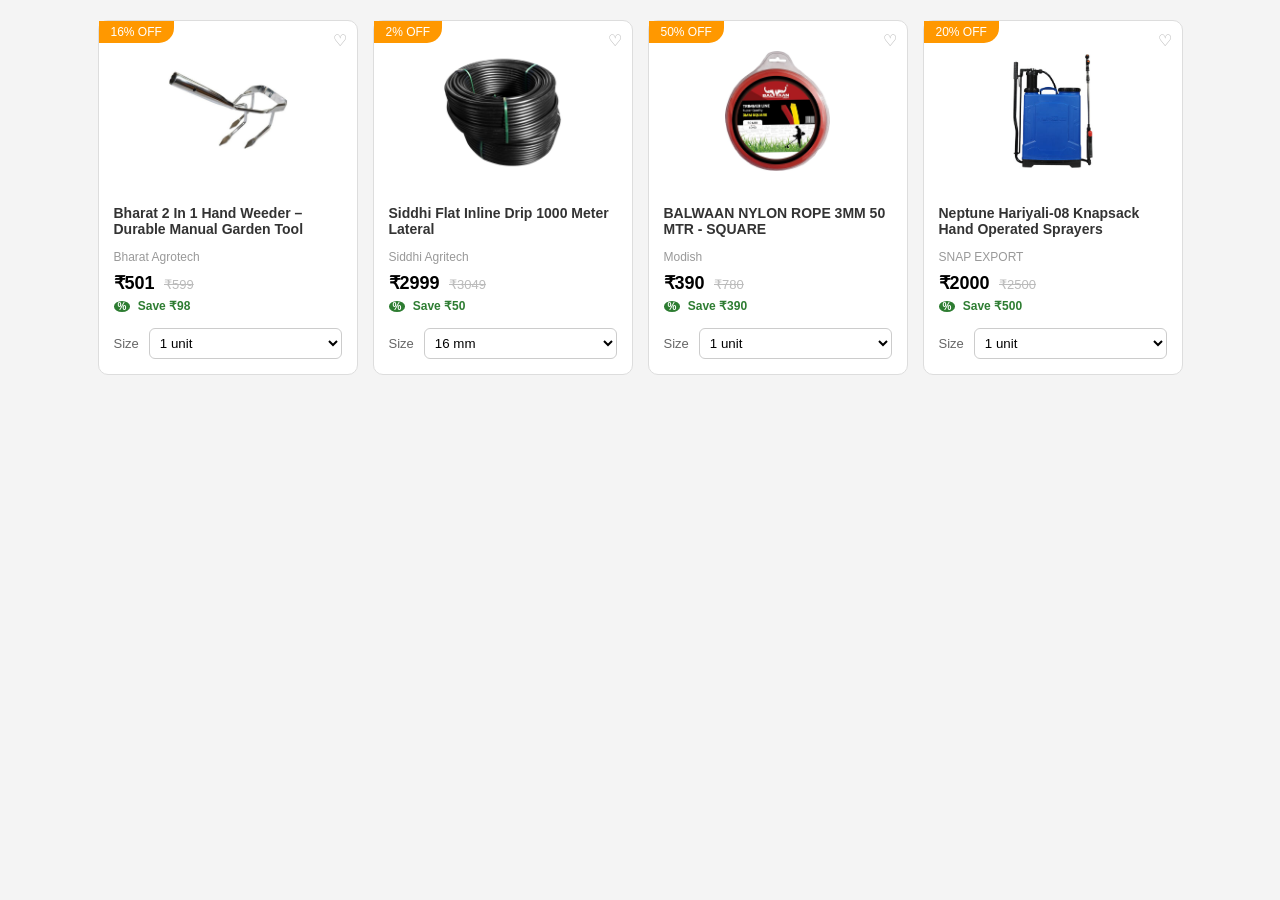
<file: farm_machinery.html>
<!DOCTYPE html>
<html lang="en">
<head>
    <meta charset="UTF-8">
    <meta name="viewport" content="width=device-width, initial-scale=1.0">
    <title>Product List</title>
    <link rel="stylesheet" href="product.css">
</head>
<body>

<div class="grid">
    
    <div class="card">
        <div class="off-tag">16% OFF</div>
        <div class="heart">♡</div>
        <div class="img-wrap"><img src="./Images/bharat.jpg" alt="Product"></div>
        <div class="info">
            <h3>Bharat 2 In 1 Hand Weeder – Durable Manual Garden Tool</h3>
            <p class="brand">Bharat Agrotech</p>
            <div class="price"><b>₹501</b> <del>₹599</del></div>
            <div class="save"><span>%</span> Save ₹98</div>
            <div class="opt">Size <select><option>1 unit</option></select></div>
        </div>
    </div>
    <div class="card">
        <div class="off-tag">2% OFF</div>
        <div class="heart">♡</div>
        <div class="img-wrap"><img src="./Images/siddhi.jpeg" alt="Product"></div>
        <div class="info">
            <h3>Siddhi Flat Inline Drip 1000 Meter Lateral</h3>
            <p class="brand">Siddhi Agritech</p>
            <div class="price"><b>₹2999</b> <del>₹3049</del></div>
            <div class="save"><span>%</span> Save ₹50</div>
            <div class="opt">Size <select><option>16 mm</option></select></div>
        </div>
    </div>
    <div class="card">
        <div class="off-tag">50% OFF</div>
        <div class="heart">♡</div>
        <div class="img-wrap"><img src="./Images/Balwaan.jpg" alt="Product"></div>
        <div class="info">
            <h3>BALWAAN NYLON ROPE 3MM 50 MTR - SQUARE</h3>
            <p class="brand">Modish</p>
            <div class="price"><b>₹390</b> <del>₹780</del></div>
            <div class="save"><span>%</span> Save ₹390</div>
            <div class="opt">Size <select><option>1 unit</option></select></div>
        </div>
    </div>
    <div class="card">
        <div class="off-tag">20% OFF</div>
        <div class="heart">♡</div>
        <div class="img-wrap"><img src="./Images/neptune.jpg" alt="Product"></div>
        <div class="info">
            <h3>Neptune Hariyali-08 Knapsack Hand Operated Sprayers</h3>
            <p class="brand">SNAP EXPORT</p>
            <div class="price"><b>₹2000</b> <del>₹2500</del></div>
            <div class="save"><span>%</span> Save ₹500</div>
            <div class="opt">Size <select><option>1 unit</option></select></div>
        </div>
    </div>
</div>
</body>
</html>
</file>
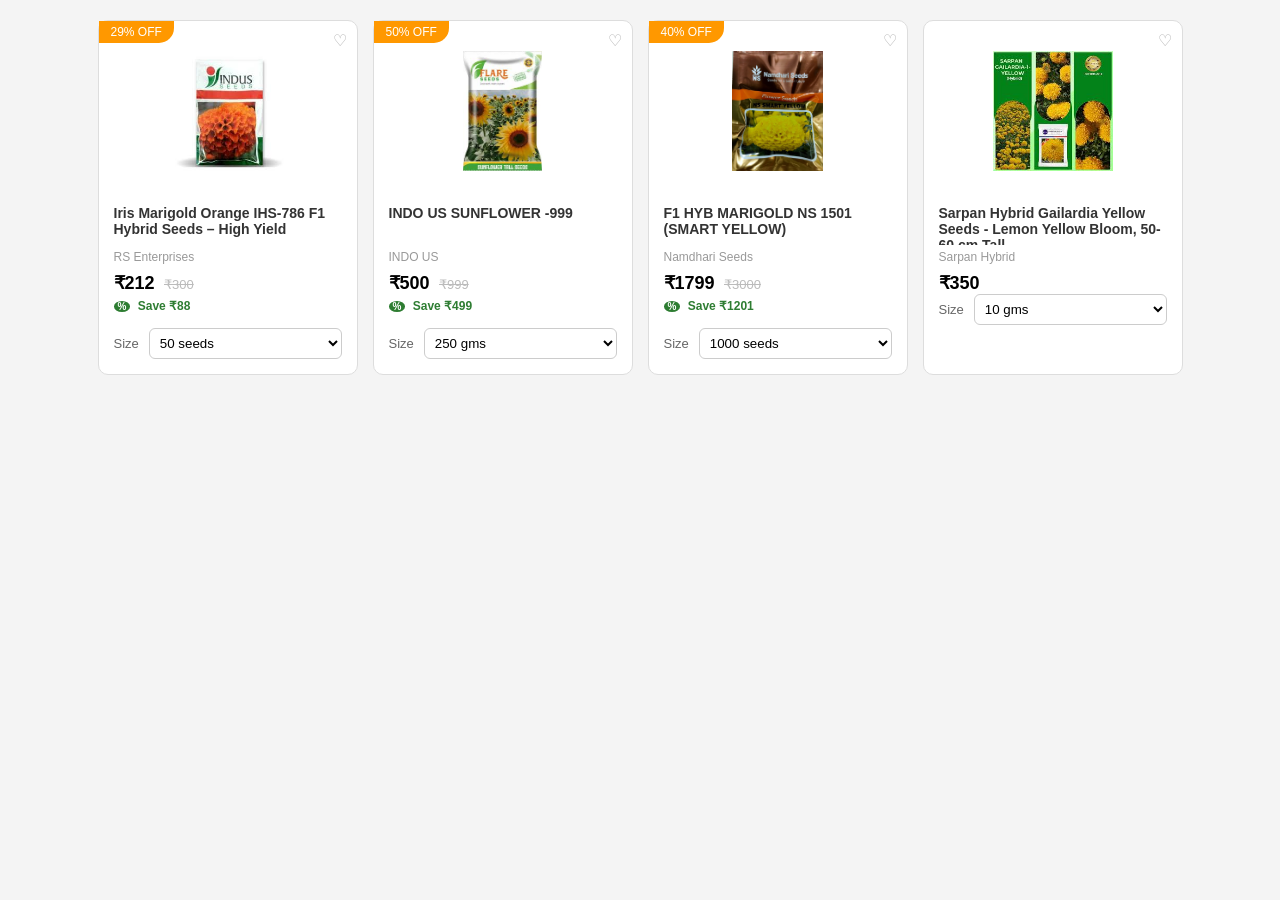
<file: flower_seeds.html>
<!DOCTYPE html>
<html lang="en">
<head>
    <meta charset="UTF-8">
    <meta name="viewport" content="width=device-width, initial-scale=1.0">
    <title>Product List</title>
    <link rel="stylesheet" href="product.css">
</head>
<body>

<div class="grid">
    
    <div class="card">
        <div class="off-tag">29% OFF</div>
        <div class="heart">♡</div>
        <div class="img-wrap"><img src="./Images/iris.jpg" alt="Product"></div>
        <div class="info">
            <h3>Iris Marigold Orange IHS-786 F1 Hybrid Seeds – High Yield</h3>
            <p class="brand">RS Enterprises</p>
            <div class="price"><b>₹212</b> <del>₹300</del></div>
            <div class="save"><span>%</span> Save ₹88</div>
            <div class="opt">Size <select><option>50 seeds</option></select></div>
        </div>
    </div>
    <div class="card">
        <div class="off-tag">50% OFF</div>
        <div class="heart">♡</div>
        <div class="img-wrap"><img src="./Images/indo.jpg" alt="Product"></div>
        <div class="info">
            <h3>INDO US SUNFLOWER -999</h3>
            <p class="brand">INDO US</p>
            <div class="price"><b>₹500</b> <del>₹999</del></div>
            <div class="save"><span>%</span> Save ₹499</div>
            <div class="opt">Size <select><option>250 gms</option></select></div>
        </div>
    </div>
    <div class="card">
        <div class="off-tag">40% OFF</div>
        <div class="heart">♡</div>
        <div class="img-wrap"><img src="./Images/F1.jpg" alt="Product"></div>
        <div class="info">
            <h3>F1 HYB MARIGOLD NS 1501 (SMART YELLOW)</h3>
            <p class="brand">Namdhari Seeds</p>
            <div class="price"><b>₹1799</b> <del>₹3000</del></div>
            <div class="save"><span>%</span> Save ₹1201</div>
            <div class="opt">Size <select><option>1000 seeds</option></select></div>
        </div>
    </div>
    <div class="card">
        <div class="heart">♡</div>
        <div class="img-wrap"><img src="./Images/sarpan.jpg" alt="Product"></div>
        <div class="info">
            <h3>Sarpan Hybrid Gailardia Yellow Seeds - Lemon Yellow Bloom, 50-60 cm Tall</h3>
            <p class="brand">Sarpan Hybrid</p>
            <div class="price"><b>₹350</b></div>
            <div class="opt">Size <select><option>10 gms</option></select></div>
        </div>
    </div>
</div>
</body>
</html>
</file>
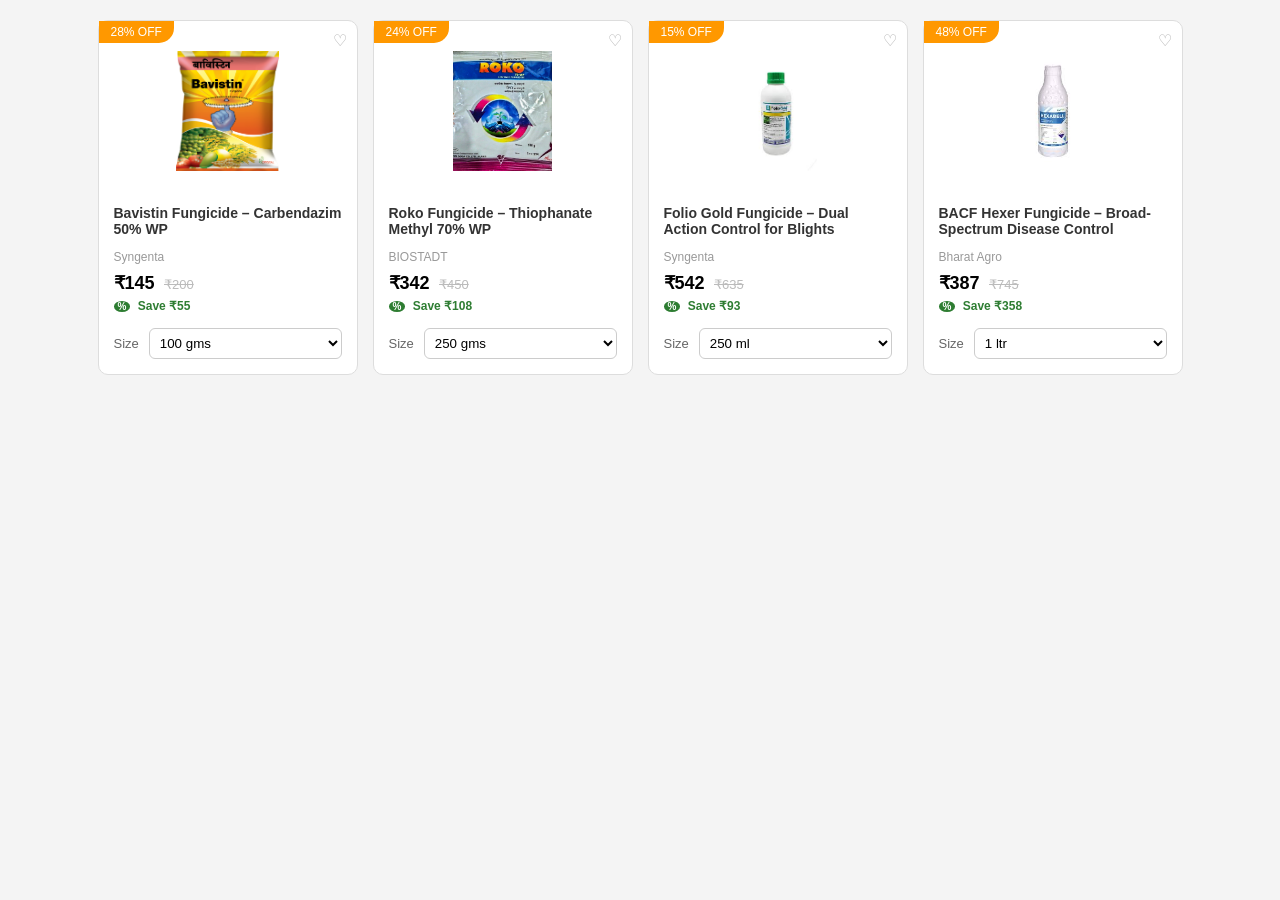
<file: fungicides.html>
<!DOCTYPE html>
<html lang="en">
<head>
    <meta charset="UTF-8">
    <meta name="viewport" content="width=device-width, initial-scale=1.0">
    <title>Product List</title>
    <link rel="stylesheet" href="product.css">
</head>
<body>

<div class="grid">
    
    <div class="card">
        <div class="off-tag">28% OFF</div>
        <div class="heart">♡</div>
        <div class="img-wrap"><img src="./Images/bavistin.png" alt="Product"></div>
        <div class="info">
            <h3>Bavistin Fungicide – Carbendazim 50% WP</h3>
            <p class="brand">Syngenta</p>
            <div class="price"><b>₹145</b> <del>₹200</del></div>
            <div class="save"><span>%</span> Save ₹55</div>
            <div class="opt">Size <select><option>100 gms</option></select></div>
        </div>
    </div>
    <div class="card">
        <div class="off-tag">24% OFF</div>
        <div class="heart">♡</div>
        <div class="img-wrap"><img src="./Images/roko.jpg" alt="Product"></div>
        <div class="info">
            <h3>Roko Fungicide – Thiophanate Methyl 70% WP</h3>
            <p class="brand">BIOSTADT</p>
            <div class="price"><b>₹342</b> <del>₹450</del></div>
            <div class="save"><span>%</span> Save ₹108</div>
            <div class="opt">Size <select><option>250 gms</option></select></div>
        </div>
    </div>
    <div class="card">
        <div class="off-tag">15% OFF</div>
        <div class="heart">♡</div>
        <div class="img-wrap"><img src="./Images/folio.jpg" alt="Product"></div>
        <div class="info">
            <h3>Folio Gold Fungicide – Dual Action Control for Blights</h3>
            <p class="brand">Syngenta</p>
            <div class="price"><b>₹542</b> <del>₹635</del></div>
            <div class="save"><span>%</span> Save ₹93</div>
            <div class="opt">Size <select><option>250 ml</option></select></div>
        </div>
    </div>
    <div class="card">
        <div class="off-tag">48% OFF</div>
        <div class="heart">♡</div>
        <div class="img-wrap"><img src="./Images/BACF.jpg" alt="Product"></div>
        <div class="info">
            <h3>BACF Hexer Fungicide – Broad-Spectrum Disease Control</h3>
            <p class="brand">Bharat Agro</p>
            <div class="price"><b>₹387</b> <del>₹745</del></div>
            <div class="save"><span>%</span> Save ₹358</div>
            <div class="opt">Size <select><option>1 ltr</option></select></div>
        </div>
    </div>
</div>
</body>
</html>
</file>
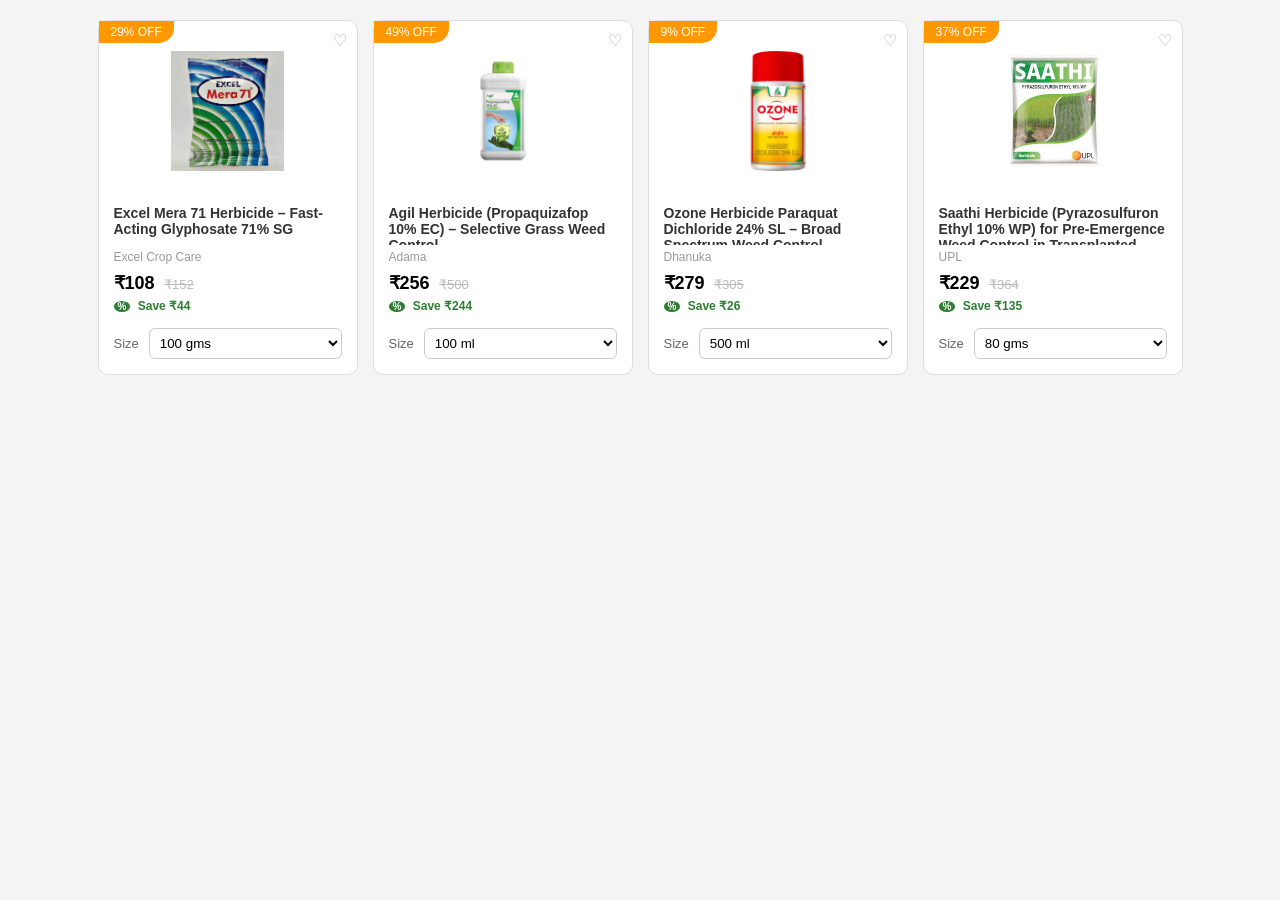
<file: herbicides.html>
<!DOCTYPE html>
<html lang="en">
<head>
    <meta charset="UTF-8">
    <meta name="viewport" content="width=device-width, initial-scale=1.0">
    <title>Product List</title>
    <link rel="stylesheet" href="product.css">
</head>
<body>

<div class="grid">
    
    <div class="card">
        <div class="off-tag">29% OFF</div>
        <div class="heart">♡</div>
        <div class="img-wrap"><img src="./Images/excel.jpg" alt="Product"></div>
        <div class="info">
            <h3>Excel Mera 71 Herbicide – Fast-Acting Glyphosate 71% SG</h3>
            <p class="brand">Excel Crop Care</p>
            <div class="price"><b>₹108</b> <del>₹152</del></div>
            <div class="save"><span>%</span> Save ₹44</div>
            <div class="opt">Size <select><option>100 gms</option></select></div>
        </div>
    </div>
    <div class="card">
        <div class="off-tag">49% OFF</div>
        <div class="heart">♡</div>
        <div class="img-wrap"><img src="./Images/agil.jpg" alt="Product"></div>
        <div class="info">
            <h3>Agil Herbicide (Propaquizafop 10% EC) – Selective Grass Weed Control</h3>
            <p class="brand">Adama</p>
            <div class="price"><b>₹256</b> <del>₹500</del></div>
            <div class="save"><span>%</span> Save ₹244</div>
            <div class="opt">Size <select><option>100 ml</option></select></div>
        </div>
    </div>
    <div class="card">
        <div class="off-tag">9% OFF</div>
        <div class="heart">♡</div>
        <div class="img-wrap"><img src="./Images/ozone.png" alt="Product"></div>
        <div class="info">
            <h3>Ozone Herbicide Paraquat Dichloride 24% SL – Broad Spectrum Weed Control</h3>
            <p class="brand">Dhanuka</p>
            <div class="price"><b>₹279</b> <del>₹305</del></div>
            <div class="save"><span>%</span> Save ₹26</div>
            <div class="opt">Size <select><option>500 ml</option></select></div>
        </div>
    </div>
    <div class="card">
        <div class="off-tag">37% OFF</div>
        <div class="heart">♡</div>
        <div class="img-wrap"><img src="./Images/saathi.jpg" alt="Product"></div>
        <div class="info">
            <h3>Saathi Herbicide (Pyrazosulfuron Ethyl 10% WP) for Pre-Emergence Weed Control in Transplanted Rice</h3>
            <p class="brand">UPL</p>
            <div class="price"><b>₹229</b> <del>₹364</del></div>
            <div class="save"><span>%</span> Save ₹135</div>
            <div class="opt">Size <select><option>80 gms</option></select></div>
        </div>
    </div>
</div>
</body>
</html>
</file>
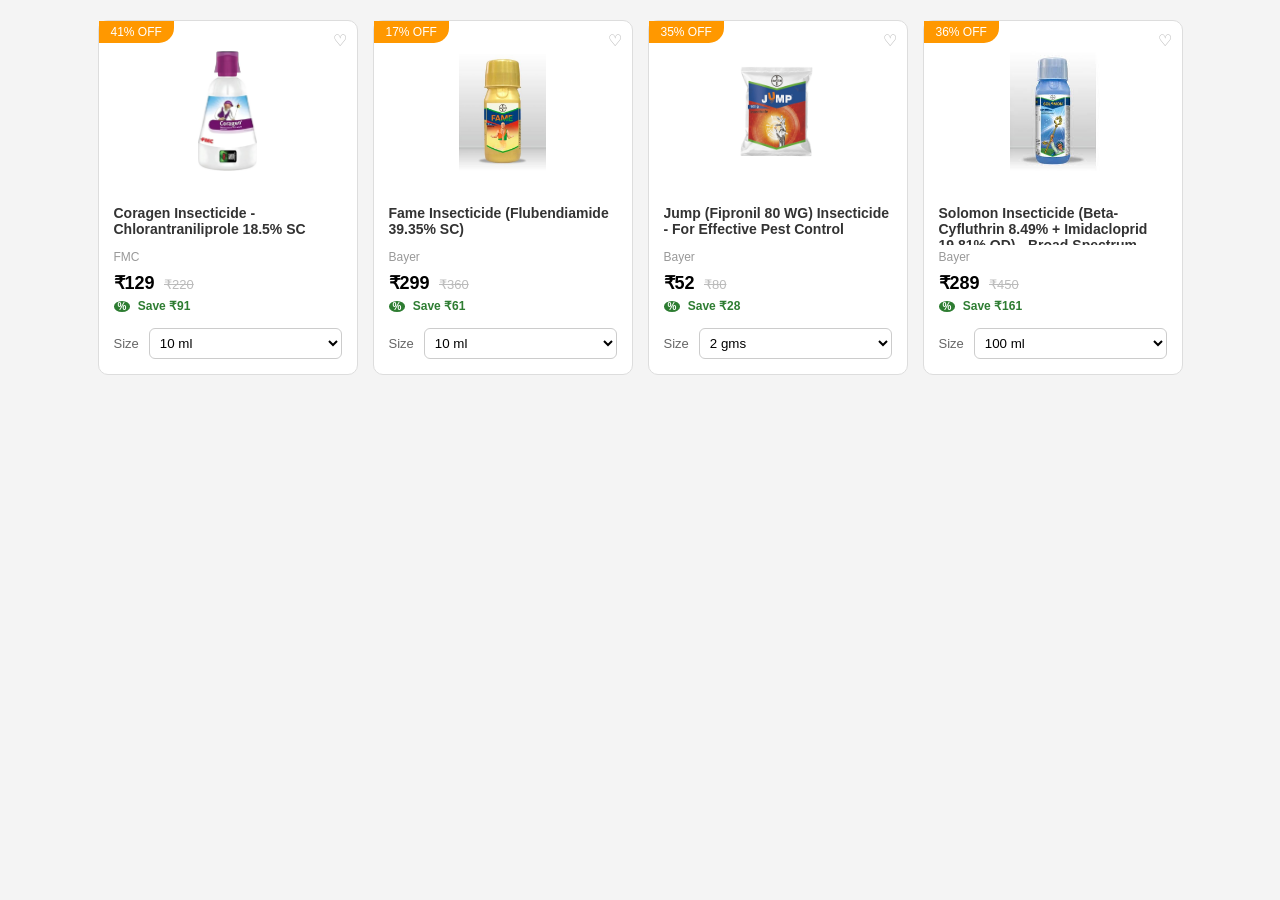
<file: insecticides.html>
<!DOCTYPE html>
<html lang="en">
<head>
    <meta charset="UTF-8">
    <meta name="viewport" content="width=device-width, initial-scale=1.0">
    <title>Product List</title>
    <link rel="stylesheet" href="product.css">
</head>
<body>

<div class="grid">
    
    <div class="card">
        <div class="off-tag">41% OFF</div>
        <div class="heart">♡</div>
        <div class="img-wrap"><img src="./Images/coaragen.jpg" alt="Product"></div>
        <div class="info">
            <h3>Coragen Insecticide - Chlorantraniliprole 18.5% SC</h3>
            <p class="brand">FMC</p>
            <div class="price"><b>₹129</b> <del>₹220</del></div>
            <div class="save"><span>%</span> Save ₹91</div>
            <div class="opt">Size <select><option>10 ml</option></select></div>
        </div>
    </div>
    <div class="card">
        <div class="off-tag">17% OFF</div>
        <div class="heart">♡</div>
        <div class="img-wrap"><img src="./Images/Fame.jpg" alt="Product"></div>
        <div class="info">
            <h3>Fame Insecticide (Flubendiamide 39.35% SC)</h3>
            <p class="brand">Bayer</p>
            <div class="price"><b>₹299</b> <del>₹360</del></div>
            <div class="save"><span>%</span> Save ₹61</div>
            <div class="opt">Size <select><option>10 ml</option></select></div>
        </div>
    </div>
    <div class="card">
        <div class="off-tag">35% OFF</div>
        <div class="heart">♡</div>
        <div class="img-wrap"><img src="./Images/Jump.png" alt="Product"></div>
        <div class="info">
            <h3>Jump (Fipronil 80 WG) Insecticide - For Effective Pest Control</h3>
            <p class="brand">Bayer</p>
            <div class="price"><b>₹52</b> <del>₹80</del></div>
            <div class="save"><span>%</span> Save ₹28</div>
            <div class="opt">Size <select><option>2 gms</option></select></div>
        </div>
    </div>
    <div class="card">
        <div class="off-tag">36% OFF</div>
        <div class="heart">♡</div>
        <div class="img-wrap"><img src="./Images/solomon.jpg" alt="Product"></div>
        <div class="info">
            <h3>Solomon Insecticide (Beta-Cyfluthrin 8.49% + Imidacloprid 19.81% OD) - Broad Spectrum Insecticide</h3>
            <p class="brand">Bayer</p>
            <div class="price"><b>₹289</b> <del>₹450</del></div>
            <div class="save"><span>%</span> Save ₹161</div>
            <div class="opt">Size <select><option>100 ml</option></select></div>
        </div>
    </div>
</div>
</body>
</html>
</file>
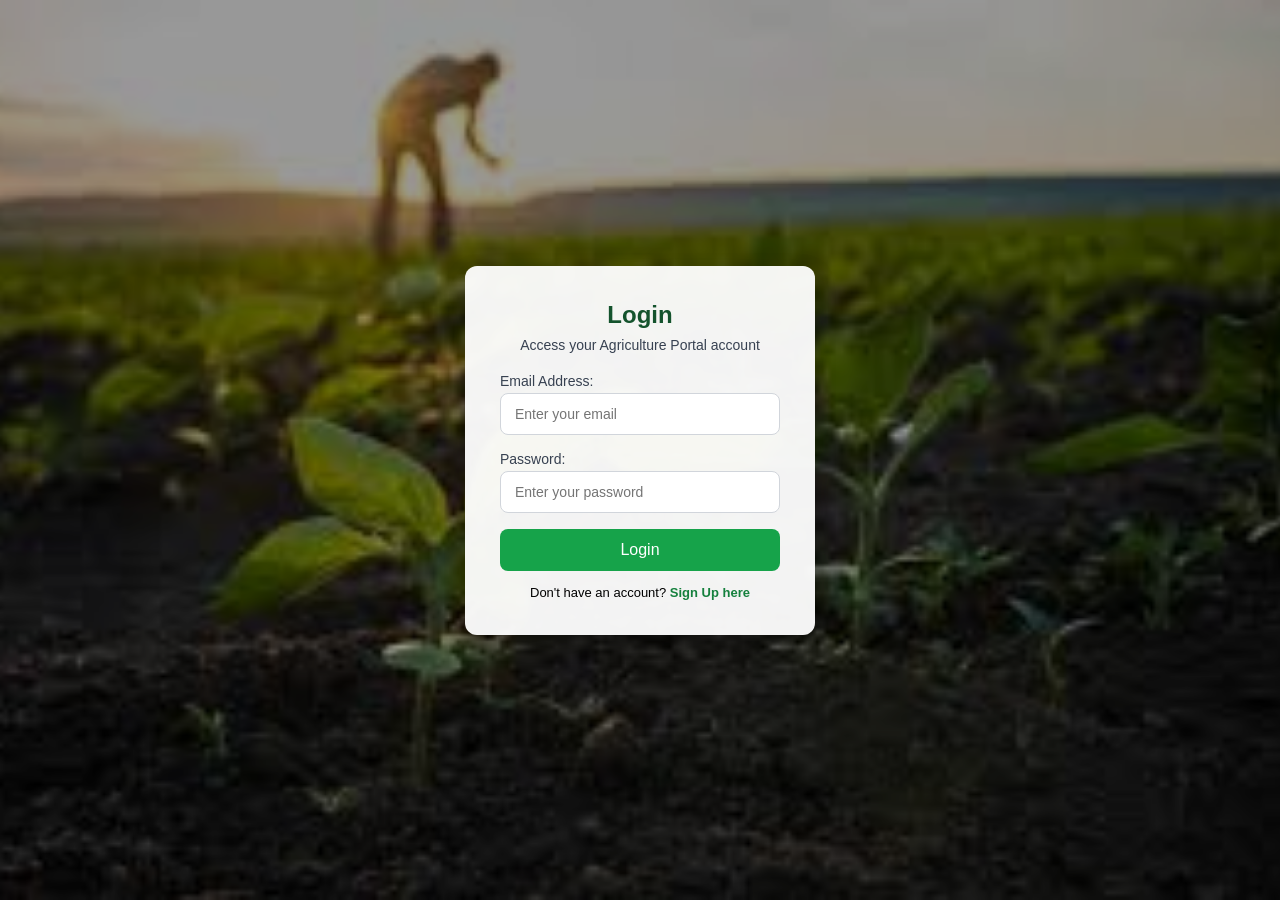
<file: login.html>
<!DOCTYPE html>
<html lang="en">
<head>
    <meta charset="UTF-8">
    <meta name="viewport" content="width=device-width, initial-scale=1.0">
    <title>Login - Agriculture Portal</title>
    <link rel="stylesheet" href="style.css">
</head>
<body class="login-bg">

    <div class="login-card">
        <h2>Login</h2>
        <p class="subtitle">Access your Agriculture Portal account</p>
        <form>
            <label for="email">Email Address:</label>
            <input type="email" id="email" placeholder="Enter your email" required>

            <label for="password">Password:</label>
            <input type="password" id="password" placeholder="Enter your password" required>

            <button type="submit">Login</button>
        </form>
        <p class="extra">Don't have an account? <a href="signup.html">Sign Up here</a></p>
    </div>

</body>
</html>
</file>
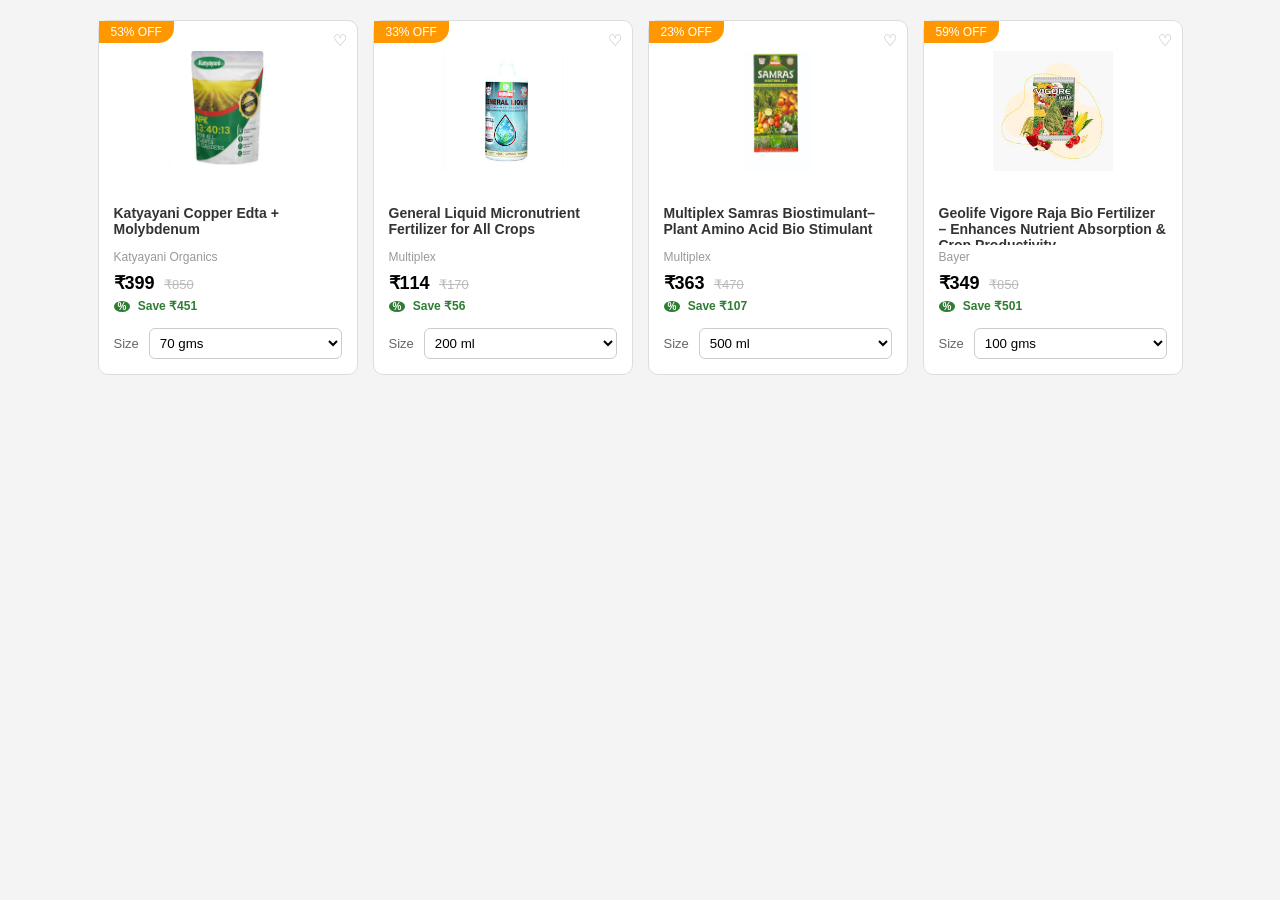
<file: nutrients.html>
<!DOCTYPE html>
<html lang="en">
<head>
    <meta charset="UTF-8">
    <meta name="viewport" content="width=device-width, initial-scale=1.0">
    <title>Product List</title>
    <link rel="stylesheet" href="product.css">
</head>
<body>

<div class="grid">
    
    <div class="card">
        <div class="off-tag">53% OFF</div>
        <div class="heart">♡</div>
        <div class="img-wrap"><img src="./Images/katyayani.png" alt="Product"></div>
        <div class="info">
            <h3>Katyayani Copper Edta + Molybdenum</h3>
            <p class="brand">Katyayani Organics</p>
            <div class="price"><b>₹399</b> <del>₹850</del></div>
            <div class="save"><span>%</span> Save ₹451</div>
            <div class="opt">Size <select><option>70 gms</option></select></div>
        </div>
    </div>
    <div class="card">
        <div class="off-tag">33% OFF</div>
        <div class="heart">♡</div>
        <div class="img-wrap"><img src="./Images/general_liquid.jpg" alt="Product"></div>
        <div class="info">
            <h3>General Liquid Micronutrient Fertilizer for All Crops</h3>
            <p class="brand">Multiplex</p>
            <div class="price"><b>₹114</b> <del>₹170</del></div>
            <div class="save"><span>%</span> Save ₹56</div>
            <div class="opt">Size <select><option>200 ml</option></select></div>
        </div>
    </div>
    <div class="card">
        <div class="off-tag">23% OFF</div>
        <div class="heart">♡</div>
        <div class="img-wrap"><img src="./Images/samras.jpeg" alt="Product"></div>
        <div class="info">
            <h3>Multiplex Samras Biostimulant– Plant Amino Acid Bio Stimulant</h3>
            <p class="brand">Multiplex</p>
            <div class="price"><b>₹363</b> <del>₹470</del></div>
            <div class="save"><span>%</span> Save ₹107</div>
            <div class="opt">Size <select><option>500 ml</option></select></div>
        </div>
    </div>
    <div class="card">
        <div class="off-tag">59% OFF</div>
        <div class="heart">♡</div>
        <div class="img-wrap"><img src="./Images/vigore.jpg" alt="Product"></div>
        <div class="info">
            <h3>Geolife Vigore Raja Bio Fertilizer – Enhances Nutrient Absorption & Crop Productivity</h3>
            <p class="brand">Bayer</p>
            <div class="price"><b>₹349</b> <del>₹850</del></div>
            <div class="save"><span>%</span> Save ₹501</div>
            <div class="opt">Size <select><option>100 gms</option></select></div>
        </div>
    </div>
</div>
</body>
</html>
</file>
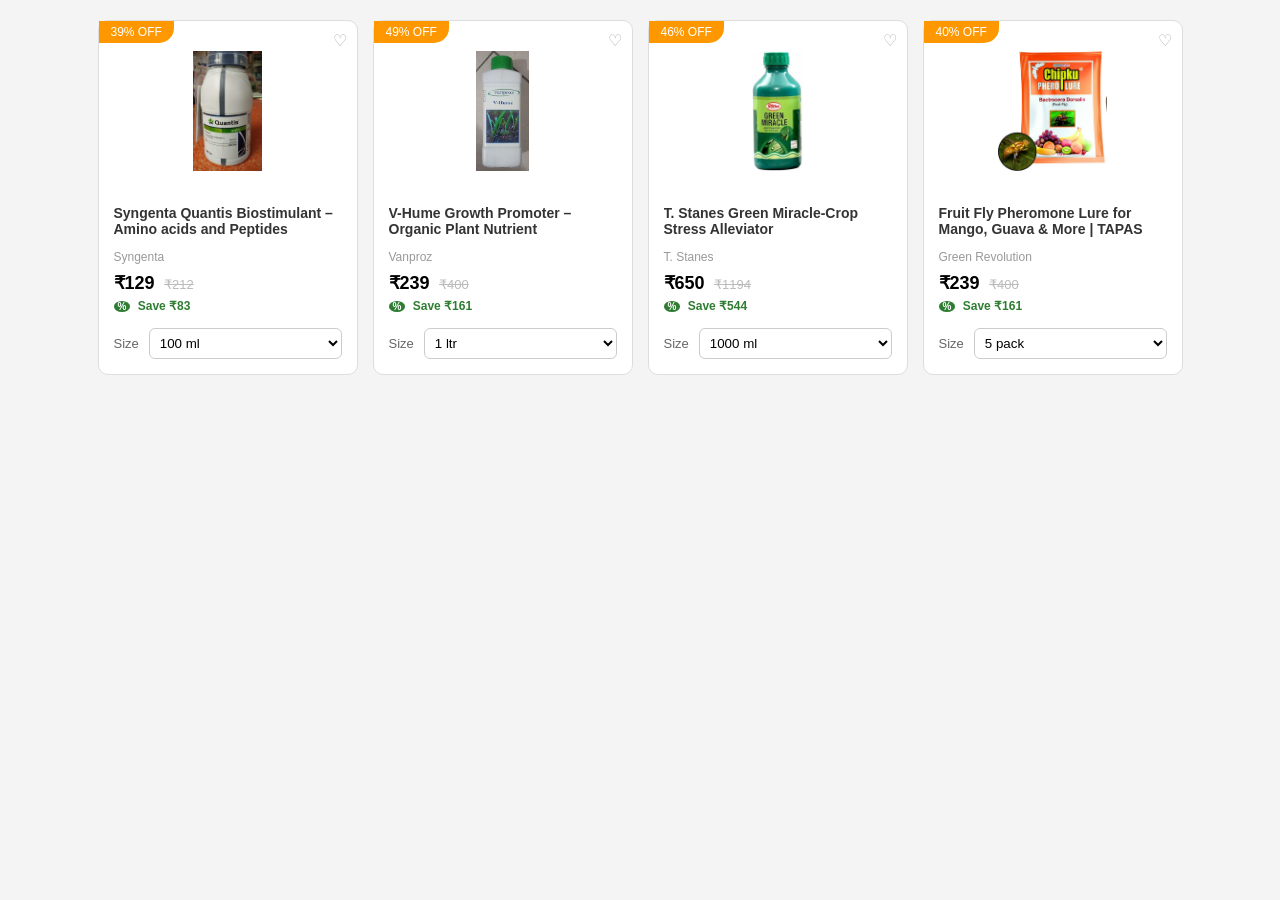
<file: organic_farming.html>
<!DOCTYPE html>
<html lang="en">
<head>
    <meta charset="UTF-8">
    <meta name="viewport" content="width=device-width, initial-scale=1.0">
    <title>Product List</title>
    <link rel="stylesheet" href="product.css">
</head>
<body>

<div class="grid">
    
    <div class="card">
        <div class="off-tag">39% OFF</div>
        <div class="heart">♡</div>
        <div class="img-wrap"><img src="./Images/amino.jpg" alt="Product"></div>
        <div class="info">
            <h3>Syngenta Quantis Biostimulant – Amino acids and Peptides</h3>
            <p class="brand">Syngenta</p>
            <div class="price"><b>₹129</b> <del>₹212</del></div>
            <div class="save"><span>%</span> Save ₹83</div>
            <div class="opt">Size <select><option>100 ml</option></select></div>
        </div>
    </div>
    <div class="card">
        <div class="off-tag">49% OFF</div>
        <div class="heart">♡</div>
        <div class="img-wrap"><img src="./Images/V Hume.jpeg" alt="Product"></div>
        <div class="info">
            <h3>V-Hume Growth Promoter – Organic Plant Nutrient</h3>
            <p class="brand">Vanproz</p>
            <div class="price"><b>₹239</b> <del>₹400</del></div>
            <div class="save"><span>%</span> Save ₹161</div>
            <div class="opt">Size <select><option>1 ltr</option></select></div>
        </div>
    </div>
    <div class="card">
        <div class="off-tag">46% OFF</div>
        <div class="heart">♡</div>
        <div class="img-wrap"><img src="./Images/Stanes.jpg" alt="Product"></div>
        <div class="info">
            <h3>T. Stanes Green Miracle-Crop Stress Alleviator</h3>
            <p class="brand">T. Stanes</p>
            <div class="price"><b>₹650</b> <del>₹1194</del></div>
            <div class="save"><span>%</span> Save ₹544</div>
            <div class="opt">Size <select><option>1000 ml</option></select></div>
        </div>
    </div>
    <div class="card">
        <div class="off-tag">40% OFF</div>
        <div class="heart">♡</div>
        <div class="img-wrap"><img src="./Images/Tapas.jpg" alt="Product"></div>
        <div class="info">
            <h3>Fruit Fly Pheromone Lure for Mango, Guava & More | TAPAS</h3>
            <p class="brand">Green Revolution</p>
            <div class="price"><b>₹239</b> <del>₹400</del></div>
            <div class="save"><span>%</span> Save ₹161</div>
            <div class="opt">Size <select><option>5 pack</option></select></div>
        </div>
    </div>
</div>
</body>
</html>
</file>
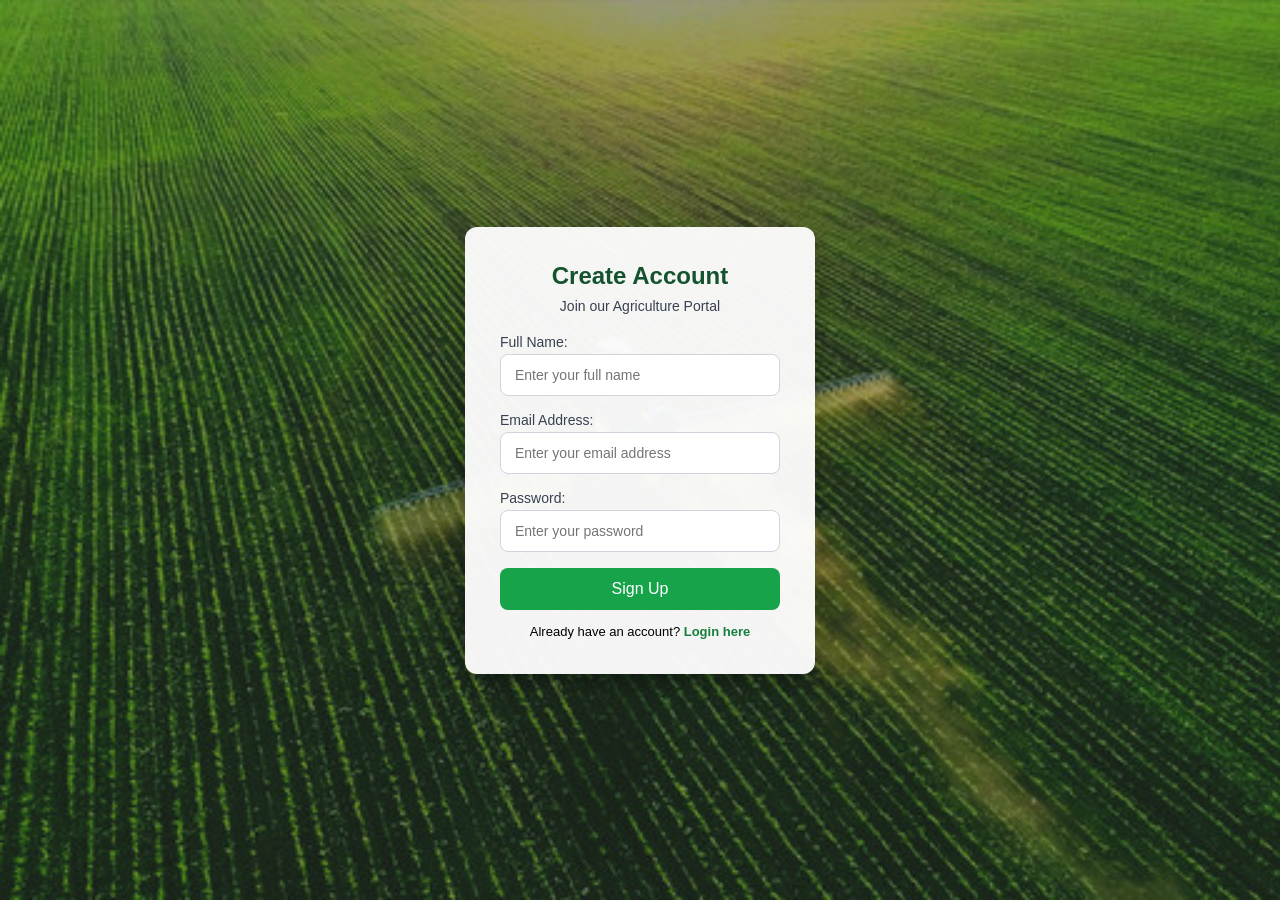
<file: signup.html>
<!DOCTYPE html>
<html lang="en">
<head>
    <meta charset="UTF-8">
    <meta name="viewport" content="width=device-width, initial-scale=1.0">
    <title>Sign Up - Agriculture Portal</title>
    <link rel="stylesheet" href="style.css">
</head>
<body class="signup-bg">
    <div class="signup-page">
        <div class="signup-card">
            <h2>Create Account</h2>
            <p class="subtitle">Join our Agriculture Portal</p>
            <form>
                <label for="fullname">Full Name:</label>
                <input type="text" id="fullname" placeholder="Enter your full name" required>

                <label for="email">Email Address:</label>
                <input type="email" id="email" placeholder="Enter your email address" required>

                <label for="password">Password:</label>
                <input type="password" id="password" placeholder="Enter your password" required>

                <button type="submit">Sign Up</button>
            </form>
            <p class="extra">Already have an account? <a href="#">Login here</a></p>
        </div>
    </div>
</body>
</html>
</file>
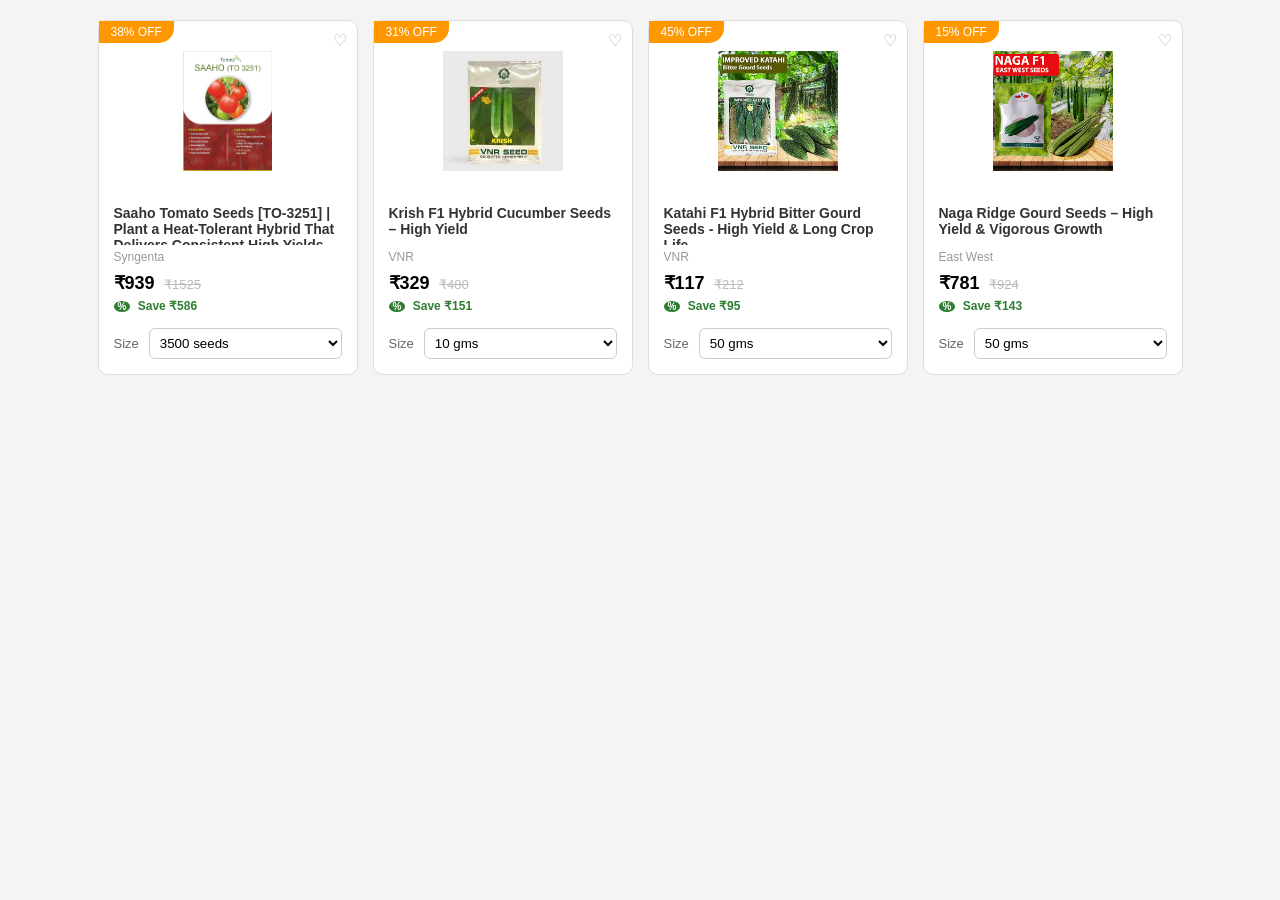
<file: vegefruits.html>
<!DOCTYPE html>
<html lang="en">
<head>
    <meta charset="UTF-8">
    <meta name="viewport" content="width=device-width, initial-scale=1.0">
    <title>Product List</title>
    <link rel="stylesheet" href="product.css">
</head>
<body>

<div class="grid">
    
    <div class="card">
        <div class="off-tag">38% OFF</div>
        <div class="heart">♡</div>
        <div class="img-wrap"><img src="./Images/saaho.jpg" alt="Product"></div>
        <div class="info">
            <h3>Saaho Tomato Seeds [TO-3251] | Plant a Heat-Tolerant  Hybrid That Delivers Consistent High Yields.</h3>
            <p class="brand">Syngenta</p>
            <div class="price"><b>₹939</b> <del>₹1525</del></div>
            <div class="save"><span>%</span> Save ₹586</div>
            <div class="opt">Size <select><option>3500 seeds</option></select></div>
        </div>
    </div>
    <div class="card">
        <div class="off-tag">31% OFF</div>
        <div class="heart">♡</div>
        <div class="img-wrap"><img src="./Images/krish.jpg" alt="Product"></div>
        <div class="info">
            <h3>Krish F1 Hybrid Cucumber Seeds – High Yield</h3>
            <p class="brand">VNR</p>
            <div class="price"><b>₹329</b> <del>₹480</del></div>
            <div class="save"><span>%</span> Save ₹151</div>
            <div class="opt">Size <select><option>10 gms</option></select></div>
        </div>
    </div>
    <div class="card">
        <div class="off-tag">45% OFF</div>
        <div class="heart">♡</div>
        <div class="img-wrap"><img src="./Images/katahi.jpg" alt="Product"></div>
        <div class="info">
            <h3>Katahi F1 Hybrid Bitter Gourd Seeds - High Yield & Long Crop Life</h3>
            <p class="brand">VNR</p>
            <div class="price"><b>₹117</b> <del>₹212</del></div>
            <div class="save"><span>%</span> Save ₹95</div>
            <div class="opt">Size <select><option>50 gms</option></select></div>
        </div>
    </div>
    <div class="card">
        <div class="off-tag">15% OFF</div>
        <div class="heart">♡</div>
        <div class="img-wrap"><img src="./Images/naga.jpg" alt="Product"></div>
        <div class="info">
            <h3>Naga Ridge Gourd Seeds – High Yield & Vigorous Growth</h3>
            <p class="brand">East West</p>
            <div class="price"><b>₹781</b> <del>₹924</del></div>
            <div class="save"><span>%</span> Save ₹143</div>
            <div class="opt">Size <select><option>50 gms</option></select></div>
        </div>
    </div>
</div>
</body>
</html>
</file>
<file: product.css>
* { box-sizing: border-box; margin: 0; padding: 0; font-family: sans-serif; }
body { background: #f4f4f4; padding: 20px; }

/* The Grid: Automatically wraps products to the next line */
.grid { 
    display: flex; 
    flex-wrap: wrap; 
    gap: 15px; 
    justify-content: center; 
}

/* Base Card Style */
.card { 
    background: #fff; 
    width: 260px; 
    border-radius: 10px; 
    border: 1px solid #ddd; 
    position: relative; 
    padding-bottom: 15px;
    transition: transform 0.2s ease;
}

.card:hover {
    transform: translateY(-5px);
}

/* Tags & Icons */
.off-tag { 
    position: absolute; top: 0; left: 0; background: #ff9800; 
    color: #fff; padding: 4px 12px; font-size: 12px; border-bottom-right-radius: 15px; 
}
.heart { position: absolute; top: 10px; right: 10px; color: #aaa; cursor: pointer; }
.heart:hover {
    color: red;
}
/* Image Area */
.img-wrap { padding: 30px; text-align: center; }
.img-wrap img { max-height: 120px; max-width: 100%; }

/* Text Content */
.info { padding: 0 15px; }
.info h3 { font-size: 14px; color: #333; height: 40px; overflow: hidden; margin-bottom: 5px; }
.brand { font-size: 12px; color: #999; margin-bottom: 8px; }

/* Pricing */
.price b { font-size: 18px; }
.price del { color: #bbb; font-size: 13px; margin-left: 5px; }
.save { color: #2e7d32; font-size: 12px; font-weight: bold; margin: 5px 0 15px; }
.save span { background: #2e7d32; color: #fff; padding: 0 4px; border-radius: 50%; font-size: 10px; margin-right: 4px; }

/* Size Selector */
.opt { display: flex; align-items: center; gap: 10px; font-size: 13px; color: #666; }
.opt select { flex: 1; padding: 6px; border-radius: 6px; border: 1px solid #ccc; background: #fff; }
.card a {
    text-decoration: none; /* removes underline */
    color: inherit;        /* keeps link color same as surrounding text */
}

/* Optional: hover effect on links */
.card a:hover {
    color: #16a34a; /* green accent on hover */
}
</file>
<file: style.css>
*{
margin:0;
padding:0;
box-sizing:border-box;
}


body{
font-family: "Segoe UI", sans-serif;
background:#fbf9fb;
background-image: url('./Images/bg_image.png');
}


/* ===== NAVBAR ===== */
.navbar{
height:80px;
background:#0dce21;
display:flex;
align-items:center;
justify-content:space-between;
padding:0 40px;
box-shadow:0 2px 8px rgba(0,0,0,0.08);
}


.nav-left img{
height: 85px;
width: auto;
}


.nav-center input{
width:400px;
padding:10px 16px;
border-radius:8px;
border:1px solid #d1d5db;
font-size:16px;
}
.nav-right{
display:flex;
gap:28px;
margin-left:-40px; 
}


.nav-item{
font-size:18px;      /* bigger text */
font-weight:600;
cursor:pointer;
color:#374151;
display:flex;
align-items:center;
gap:6px;
}


.nav-item:hover{
color:#16a34a;
transform:translateY(-1px);
transition:0.2s ease;
}


/* ===== CATEGORY GRID ===== */
.container{
display:flex;
flex-wrap:wrap;
gap:30px;
justify-content:center;
padding:50px 30px;
}


.box{
width:360px;
height:200px;
border-radius:14px;
position:relative;
background-size:cover;
background-position:center;
overflow:hidden;
box-shadow:0 6px 18px rgba(0,0,0,0.15);
}
.box::before{
content:"";
position:absolute;
inset:0;
background:rgba(0,0,0,0.45);
}


/* text box */
.label{
position:absolute;
bottom:18px;
left:50%;
transform:translateX(-50%);


background:rgba(240, 240, 240, 0.9);
color:#111827;
padding:12px 24px;
border-radius:10px;


font-size:20px;
font-weight:700;
z-index:2;
box-shadow:0 4px 10px rgba(0,0,0,0.25);
}


.box:hover{
transform:translateY(-6px);
transition:0.3s;
}

/* ===== BACKGROUNDS ===== */
.box1{background-image:url('./Images/insecticide.png');}
.box2{background-image:url('./Images/nutrients.jpg');}
.box3{background-image:url('./Images/vege_fruits.jpg');}
.box4{background-image:url('./Images/herbicides.jpg');}
.box5{background-image:url('./Images/farm_machinery.jpg');}
.box6{background-image:url('./Images/flower_seeds.jpg');}
.box7{background-image:url('./Images/organic_farming.jpg');}
.box8{background-image:url('./Images/fungicides.jpg');}

.box a,
.box a:visited,
.box a:hover,
.box a:active {
    text-decoration: none; /* no underline ever */
    color: inherit;        /* keep label color consistent */
}
/* ===== SIGN UP PAGE ===== */
/* Body with signup background */
body.signup-bg {
    height: 100vh;             /* full viewport height */
    margin: 0;
    display: flex;             /* center the form */
    justify-content: center;
    align-items: center;
    background: url('./Images/sign_up.jpg') center/cover no-repeat;
    position: relative;
}

/* Dark overlay for readability */
body.signup-bg::before {
    content: "";
    position: absolute;
    inset: 0;
    background: rgba(0, 0, 0, 0.4);
    z-index: 0;
}

/* Signup form card */
.signup-card {
    position: relative;
    z-index: 1;                /* above the overlay */
    width: 350px;
    padding: 35px;
    background: rgba(255, 255, 255, 0.95);
    border-radius: 12px;
    text-align: center;
    box-shadow: 0 8px 20px rgba(0, 0, 0, 0.3);
}

/* Heading */
.signup-card h2 {
    color: #14532d;
    margin-bottom: 8px;
}

/* Subtitle */
.signup-card .subtitle {
    color: #374151;
    margin-bottom: 20px;
    font-size: 14px;
}

/* Form labels */
.signup-card label {
    display: block;
    text-align: left;
    font-size: 14px;
    margin-bottom: 4px;
    color: #374151;
}

/* Input fields */
.signup-card input {
    width: 100%;
    padding: 12px 14px;
    margin-bottom: 16px;
    border: 1px solid #d1d5db;
    border-radius: 8px;
    font-size: 14px;
}

.signup-card input:focus {
    outline: none;
    border-color: #16a34a;
    box-shadow: 0 0 0 2px rgba(22, 163, 74, 0.3);
}

/* Signup button */
.signup-card button {
    width: 100%;
    padding: 12px;
    border: none;
    border-radius: 8px;
    background: #16a34a;
    color: white;
    font-size: 16px;
    cursor: pointer;
}

.signup-card button:hover {
    background: #15803d;
}

/* Footer text */
.signup-card .extra {
    margin-top: 14px;
    font-size: 13px;
}

.signup-card .extra a {
    color: #15803d;
    text-decoration: none;
    font-weight: 600;
}

.signup-card .extra a:hover {
    text-decoration: underline;
}

/* ===== LOGIN PAGE ===== */
body.login-bg {
    height: 100vh;
    display: flex;
    justify-content: center;
    align-items: center;
    background: url('./Images/login.jpg') center/cover no-repeat;
    position: relative;
}

body.login-bg::before {
    content: "";
    position: absolute;
    inset: 0;
    background: rgba(0, 0, 0, 0.4);
    z-index: 0;
}

.login-card {
    position: relative;
    z-index: 1;
    width: 350px;
    padding: 35px;
    background: rgba(255, 255, 255, 0.95);
    border-radius: 12px;
    text-align: center;
    box-shadow: 0 8px 20px rgba(0, 0, 0, 0.3);
}

.login-card h2 {
    color: #14532d;
    margin-bottom: 8px;
}

.login-card .subtitle {
    color: #374151;
    margin-bottom: 20px;
    font-size: 14px;
}

.login-card label {
    display: block;
    text-align: left;
    font-size: 14px;
    margin-bottom: 4px;
    color: #374151;
}

.login-card input {
    width: 100%;
    padding: 12px 14px;
    margin-bottom: 16px;
    border: 1px solid #d1d5db;
    border-radius: 8px;
    font-size: 14px;
}

.login-card input:focus {
    outline: none;
    border-color: #16a34a;
    box-shadow: 0 0 0 2px rgba(22, 163, 74, 0.3);
}

.login-card button {
    width: 100%;
    padding: 12px;
    border: none;
    border-radius: 8px;
    background: #16a34a;
    color: white;
    font-size: 16px;
    cursor: pointer;
}

.login-card button:hover {
    background: #15803d;
}

.login-card .extra {
    margin-top: 14px;
    font-size: 13px;
}

.login-card .extra a {
    color: #15803d;
    text-decoration: none;
    font-weight: 600;
}

.login-card .extra a:hover {
    text-decoration: underline;
}
</file>
